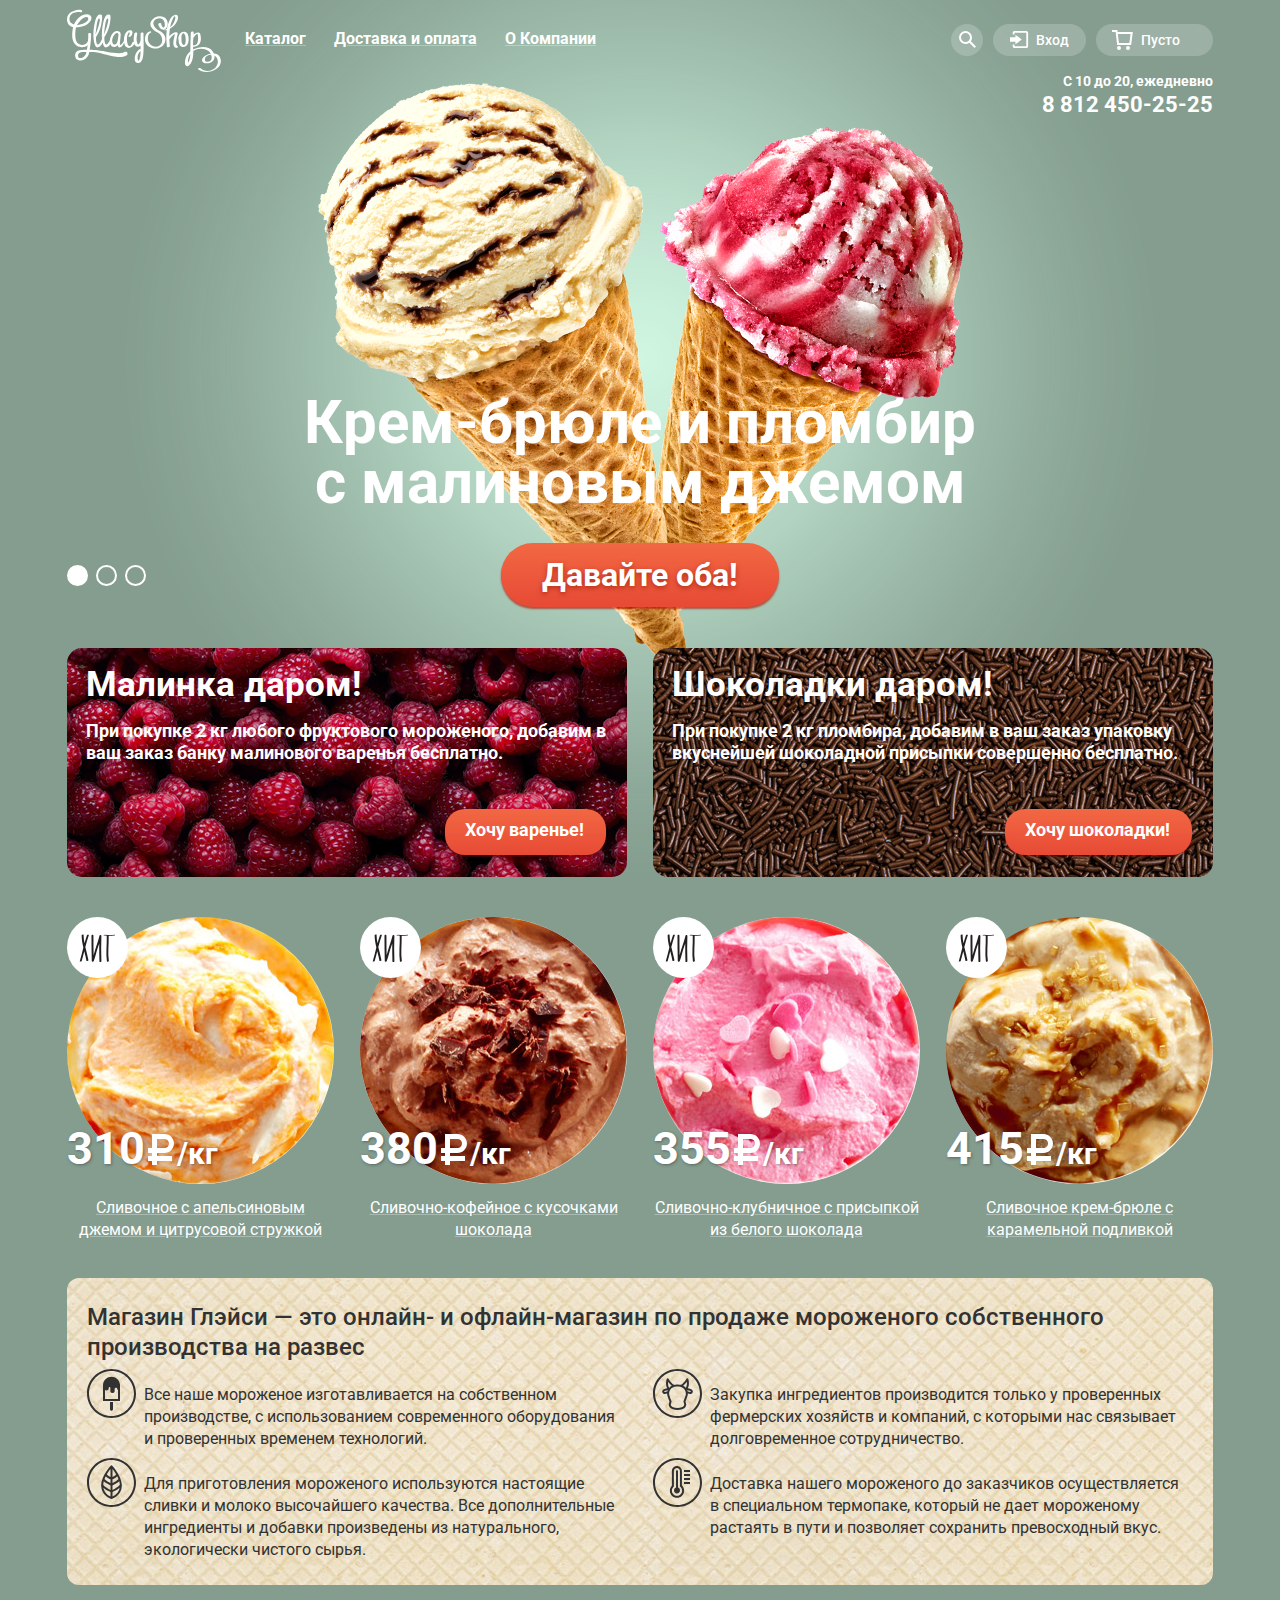
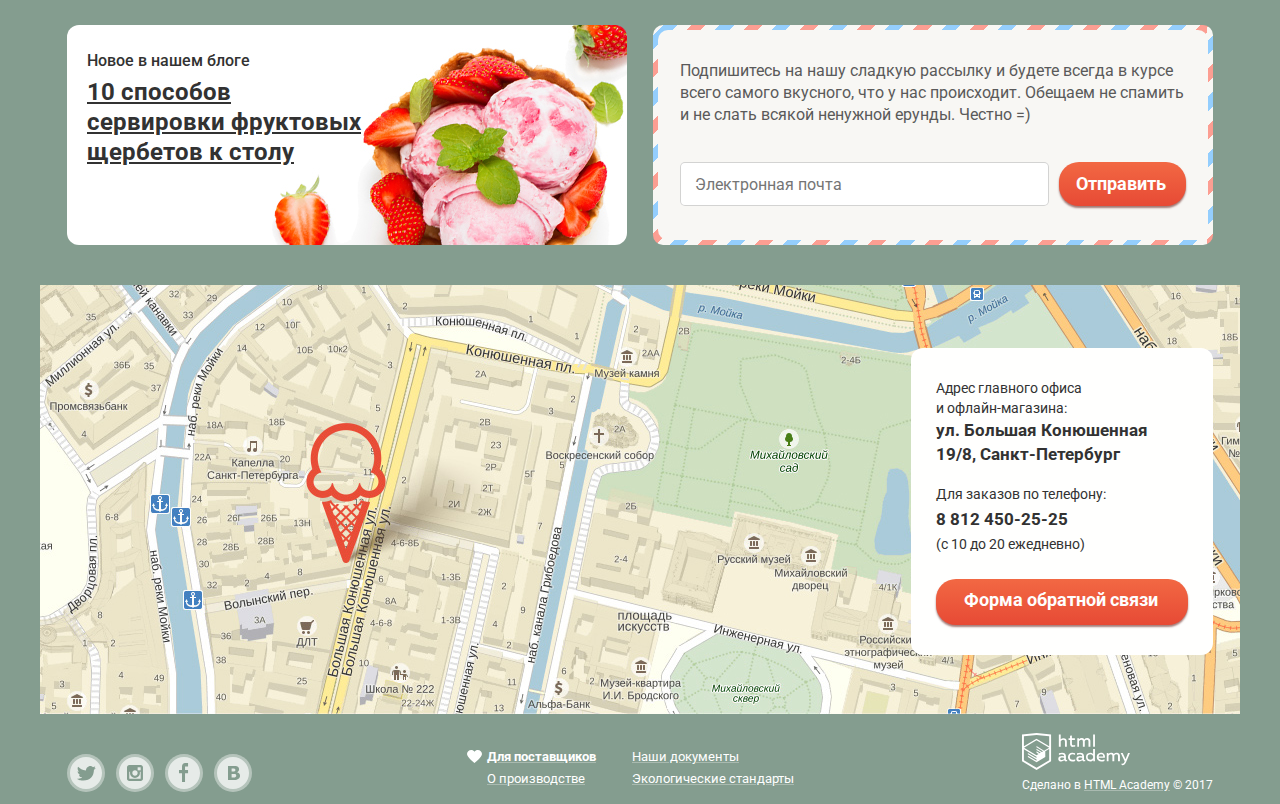
<file: index.html>
<!DOCTYPE html>
<html lang="ru">
    <head>
        <meta charset="utf-8">
        <meta name="format-detection" content="telephone=no">
        <title>HTML Academy: Глейси</title>
        <link href="https://fonts.googleapis.com/css?family=Roboto:400,500,700&amp;subset=cyrillic" rel="stylesheet">
        <link href="css/normalize.min.css" rel="stylesheet">
        <link href="css/style.min.css" rel="stylesheet">
    </head>
    <body>
        <input class="visually-hidden" type="radio" id="product-1" name="toggle" checked>
        <input class="visually-hidden" type="radio" id="product-2" name="toggle">
        <input class="visually-hidden" type="radio" id="product-3" name="toggle">
        <div class="site-wrapper">
            <div class="container">
                <header class="main-header">
                    <a class="main-header-logo">
                        <img src="img/Logo.svg" width="154" height="64" alt="Логотип Gllacy Shop">
                    </a>
                    <nav class="main-nav">
                        <ul class="site-nav">
                            <li class="site-nav-catalog"><a class="main-menu-link catalog-link" href="#">Каталог</a>
                                <ul class="sub-menu">
                                    <li class="sub-menu-new"><a href="#">Новинки</a></li>
                                    <li><a href="catalog.html">Сливочное</a></li>
                                    <li><a href="#">Щербеты</a></li>
                                    <li><a href="#">Фруктовый лед</a></li>
                                    <li><a href="#">Мелорин</a></li>
                                </ul>
                            </li>
                            <li><a class="main-menu-link" href="#">Доставка и оплата</a></li>
                            <li><a class="main-menu-link" href="#">О Компании</a></li>
                        </ul>
                    </nav>
                    <div class="user-nav search">
                        <span class="search-trigger">Поиск
                            <svg xmlns="http://www.w3.org/2000/svg" xmlns:xlink="http://www.w3.org/1999/xlink" width="17" height="17" viewBox="0 0 17 17"><path fill="#fff" d="M16.958 15.527L11.75 10.32A6.455 6.455 0 0 0 13 6.5 6.5 6.5 0 1 0 6.5 13a6.465 6.465 0 0 0 3.839-1.263l5.205 5.204 1.414-1.414zM6.5 11C4.019 11 2 8.981 2 6.5S4.019 2 6.5 2 11 4.019 11 6.5 8.981 11 6.5 11z"/></svg>
                        </span>
                        <form class="form search-form" action="https://echo.htmlacademy.ru" method="post">
                            <label for="search-field" class="visually-hidden">Поиск</label>
                            <input type="search" name="search" id="search-field" placeholder="Что ищем?">
                        </form>
                    </div>
                    <div class="user-nav login">
                        <span class="login-trigger">
                            <svg xmlns="http://www.w3.org/2000/svg" xmlns:xlink="http://www.w3.org/1999/xlink" width="21" height="19" viewBox="0 0 21 19"><g fill="#fff"><path d="M6 14.875L12.917 9.5 6 4.125v2.917H-.042v4.917H6z"/><path d="M18 0H5C3.9 0 3 .9 3 2v2h2V2h13v15H5v-2H3v2c0 1.1.9 2 2 2h13c1.1 0 2-.9 2-2V2c0-1.1-.9-2-2-2z"/></g></svg>
                            Вход
                        </span>
                        <form class="form login-form" action="https://echo.htmlacademy.ru" method="post">
                            <p class="login-field">
                                <label for="login-email" class="visually-hidden">Электронная почта</label>
                                <input type="text" name="user-email" id="login-email" placeholder="Электронная почта">
                            </p>
                            <p class="login-field">
                                <label for="login-password" class="visually-hidden">Пароль</label>
                                <input type="password" name="user-password" id="login-password" placeholder="Пароль">
                            </p>
                            <button class="button button-login" type="submit">Войти</button>
                            <p class="login-links">
                                <a href="#">Забыли пароль?</a><br>
                                <a href="#">Новая регистрация</a>
                            </p>
                        </form>
                    </div>
                    <div class="user-nav cart-empty" aria-label="Корзина">
                        <span class="cart-trigger">Пусто</span>
                    </div>
                    <div class="shop-info">
                        <span>С 10 до 20, ежедневно</span><br>
                        <span class="shop-info-phone">8 812 450-25-25</span>
                    </div>
                </header>

                <main class="main-page">
                    <h1 class="visually-hidden">Магазин мороженого «Глейси»</h1>
                    <section class="slider">
                        <div class="slider-toggles">
                            <label for="product-1">Слайд 1</label>
                            <label for="product-2">Слайд 2</label>
                            <label for="product-3">Слайд 3</label>
                        </div>
                        <ul class="slider-list">
                            <li class="slider-item" id="slide1">
                                <h3 class="slide-title">Крем-брюле и пломбир с малиновым джемом</h3>
                                <a class="button button-slider" href="#">Давайте оба!</a>
                            </li>
                            <li class="slider-item" id="slide2">
                                <h3 class="slide-title">Шоколадный пломбир и лимонный сорбет</h3>
                                <a class="button button-slider" href="#">Давайте оба!</a>
                            </li>
                            <li class="slider-item" id="slide3">
                                <h3 class="slide-title">Пломбир с помадкой и клубничный щербет</h3>
                                <a class="button button-slider" href="#">Давайте оба!</a>
                            </li>
                        </ul>
                    </section>
                    <section class="promo">
                        <h2 class="visually-hidden">Промоакции</h2>
                        <ul class="promo-list">
                            <li class="promo-item promo-berry">
                                <h3 class="promo-title">Малинка даром!</h3>
                                <p>При покупке 2 кг любого фруктового мороженого, добавим в ваш заказ банку малинового варенья бесплатно.</p>
                                <a class="button button-promo" href="#">Хочу варенье!</a>
                            </li>
                            <li class="promo-item promo-choco">
                                <h3 class="promo-title">Шоколадки даром!</h3>
                                <p>При покупке 2 кг пломбира, добавим в ваш заказ упаковку вкуснейшей шоколадной присыпки совершенно бесплатно.</p>
                                <a class="button button-promo" href="#">Хочу шоколадки!</a>
                            </li>
                        </ul>
                    </section>
                    <section class="catalog popular-items">
                        <h2 class="visually-hidden">Популярные товары</h2>
                        <ul class="catalog-items">
                            <li class="catalog-item">
                                <div class="catalog-item-wrapper">
                                    <img class="item-pic" src="img/icecream-1.jpg" width="267" height="267" alt="Мороженко">
                                    <p class="price-per-unit"><span class="item-price">310</span><span class="item-currency"> руб.</span><span class="item-unit">/кг</span></p>
                                    <a class="item-link" href="#">Сливочное с апельсиновым джемом и цитрусовой стружкой</a>
                                    <button class="button quick-view">Быстрый просмотр</button>
                                </div>
                            </li>
                            <li class="catalog-item">
                                <div class="catalog-item-wrapper">
                                    <img class="item-pic" src="img/icecream-2.jpg" width="267" height="267" alt="Мороженко">
                                    <p class="price-per-unit"><span class="item-price">380</span><span class="item-currency"> руб.</span><span class="item-unit">/кг</span></p>
                                    <a class="item-link" href="#">Сливочно-кофейное с кусочками шоколада</a>
                                    <button class="button quick-view">Быстрый просмотр</button>
                                </div>
                            </li>
                            <li class="catalog-item">
                                <div class="catalog-item-wrapper">
                                    <img class="item-pic" src="img/icecream-3.jpg" width="267" height="267" alt="Мороженко">
                                    <p class="price-per-unit"><span class="item-price">355</span><span class="item-currency"> руб.</span><span class="item-unit">/кг</span></p>
                                    <a class="item-link" href="#">Сливочно-клубничное с присыпкой из белого шоколада</a>
                                    <button class="button quick-view">Быстрый просмотр</button>
                                </div>
                            </li>
                            <li class="catalog-item">
                                <div class="catalog-item-wrapper">
                                    <img class="item-pic" src="img/icecream-4.jpg" width="267" height="267" alt="Мороженко">
                                    <p class="price-per-unit"><span class="item-price">415</span><span class="item-currency"> руб.</span><span class="item-unit">/кг</span></p>
                                    <a class="item-link" href="#">Сливочное крем-брюле с карамельной подливкой</a>
                                    <button class="button quick-view">Быстрый просмотр</button>
                                </div>
                            </li>
                        </ul>
                    </section>
                    <section class="features">
                        <h2 class="visually-hidden">Наши преимущества</h2>
                        <b>Магазин Глэйси — это онлайн- и офлайн-магазин по продаже мороженого собственного производства на развес</b>
                        <ul class="features-list">
                            <li class="features-item">Все наше мороженое изготавливается на собственном производстве, с использованием современного оборудования и проверенных временем технологий.</li>
                            <li class="features-item">Закупка ингредиентов  производится только у проверенных фермерских хозяйств и компаний, с которыми нас связывает долговременное сотрудничество.</li>
                            <li class="features-item">Для приготовления мороженого используются настоящие сливки и молоко высочайшего качества. Все дополнительные ингредиенты и добавки произведены из натурального, экологически чистого сырья.</li>
                            <li class="features-item">Доставка нашего мороженого до заказчиков осуществляется в специальном термопаке, который не дает мороженому растаять в пути и позволяет сохранить превосходный вкус.</li>
                        </ul>
                    </section>
                    <div class="blog-subscribe-wrapper">
                        <article class="blog-news">
                            <h2 class="blog-news-title">Новое в нашем блоге</h2>
                            <a class="blog-news-link" href="#">10 способов сервировки фруктовых щербетов к столу</a>
                        </article>
                        <section class="subscribe">
                            <h2 class="visually-hidden">Подписка</h2>
                            <div class="subscribe-container">
                                <p class="subscribe-text">Подпишитесь на нашу сладкую рассылку и будете всегда в курсе всего самого вкусного, что у нас происходит. Обещаем не спамить и не слать всякой ненужной ерунды. Честно =)</p>
                                <form class="form subscribe-form" action="https://echo.htmlacademy.ru" method="post">
                                    <label for="subscribe-field" class="visually-hidden">Электронная почта</label>
                                    <input type="text" name="email" id="subscribe-field" placeholder="Электронная почта">
                                    <button class="button button-subscribe" type="submit">Отправить</button>
                                </form>
                            </div>
                        </section>
                    </div>
                    <section class="map-and-contacts">
                        <h2 class="visually-hidden">Контактная информация</h2>
                        <img class="map-image" src="img/map.jpg" width="1200" height="429" alt="Адрес офлайн-магазина: ул. Большая Конюшенная 19/8, Санкт-Петербург">
                        <div class="contacts">
                            <p>
                                Адрес главного офиса <br>и офлайн-магазина:<br>
                                <span class="contacts-font-big">ул. Большая Конюшенная 19/8, Санкт-Петербург</span>
                            </p>
                            <p>
                                Для заказов по телефону:<br>
                                <span class="contacts-font-big phone-order">8 812 450-25-25</span><br>
                                (с 10 до 20 ежедневно)
                            </p>
                            <a class="button button-feedback" href="feedback.html">Форма обратной связи</a>
                        </div>
                    </section>
                </main>

                <footer class="main-footer">
                    <ul class="footer-social">
                        <li><a class="social-button social-tw" href="#"><span class="visually-hidden">Твиттер</span></a></li>
                        <li><a class="social-button social-ig" href="#"><span class="visually-hidden">Инстаграм</span></a></li>
                        <li><a class="social-button social-fb" href="#"><span class="visually-hidden">Фейсбук</span></a></li>
                        <li><a class="social-button social-vk" href="#"><span class="visually-hidden">Вконтакте</span></a></li>
                    </ul>
                    <ul class="footer-links">
                        <li><a class="footer-link heart" href="#">Для поставщиков</a></li>
                        <li><a class="footer-link" href="#">Наши документы</a></li>
                        <li><a class="footer-link" href="#">О производстве</a></li>
                        <li><a class="footer-link" href="#">Экологические стандарты</a></li>
                    </ul>
                    <div class="footer-copyright">
                        <a class="copyright-link" href="https://htmlacademy.ru/intensive/htmlcss"><img src="img/logo-htmlacademy.svg" width="108" height="39" alt="Логотип html academy"></a><br>
                        <span class="copyright-text">Сделано в <a class="copyright-link" target="_blank" href="https://htmlacademy.ru/intensive/htmlcss" title="«Профессиональный HTML и CSS, уровень 1»">HTML Academy</a> © 2017</span>
                    </div>
                </footer>

                <div class="modal-overlay"></div>
                <section class="modal modal-feedback">
                    <h2 class="visually-hidden">Форма обратной связи</h2>
                    <p class="feedback-motto">Мы обязательно вам ответим!</p>
                    <form class="form feedback-form" action="https://echo.htmlacademy.ru" method="post">
                        <p class="feedback-form-item">
                            <label for="feedback-user-name" class="visually-hidden">Имя пользователя</label>
                            <input type="text" name="user-name" id="feedback-user-name" placeholder="Как вас зовут?">
                        </p>
                        <p class="feedback-form-item">
                            <label for="feedback-user-email" class="visually-hidden">Электронная почта пользователя</label>
                            <input type="text" name="user-email" id="feedback-user-email" placeholder="Ваша почта для ответа?">
                        </p>
                        <p class="feedback-form-item">
                            <label for="feedback-user-message" class="visually-hidden">Сообщение пользователя</label>
                            <textarea name="user-message" rows="5" id="feedback-user-message" placeholder="Напишите что-нибудь..."></textarea>
                        </p>
                        <button class="button button-modal-feedback" type="submit">Отправить</button>
                    </form>
                    <button class="modal-close" type="button">Закрыть</button>
                </section>
            </div>
        </div>
        <script src="js/script.min.js"></script>
    </body>
</html>
</file>
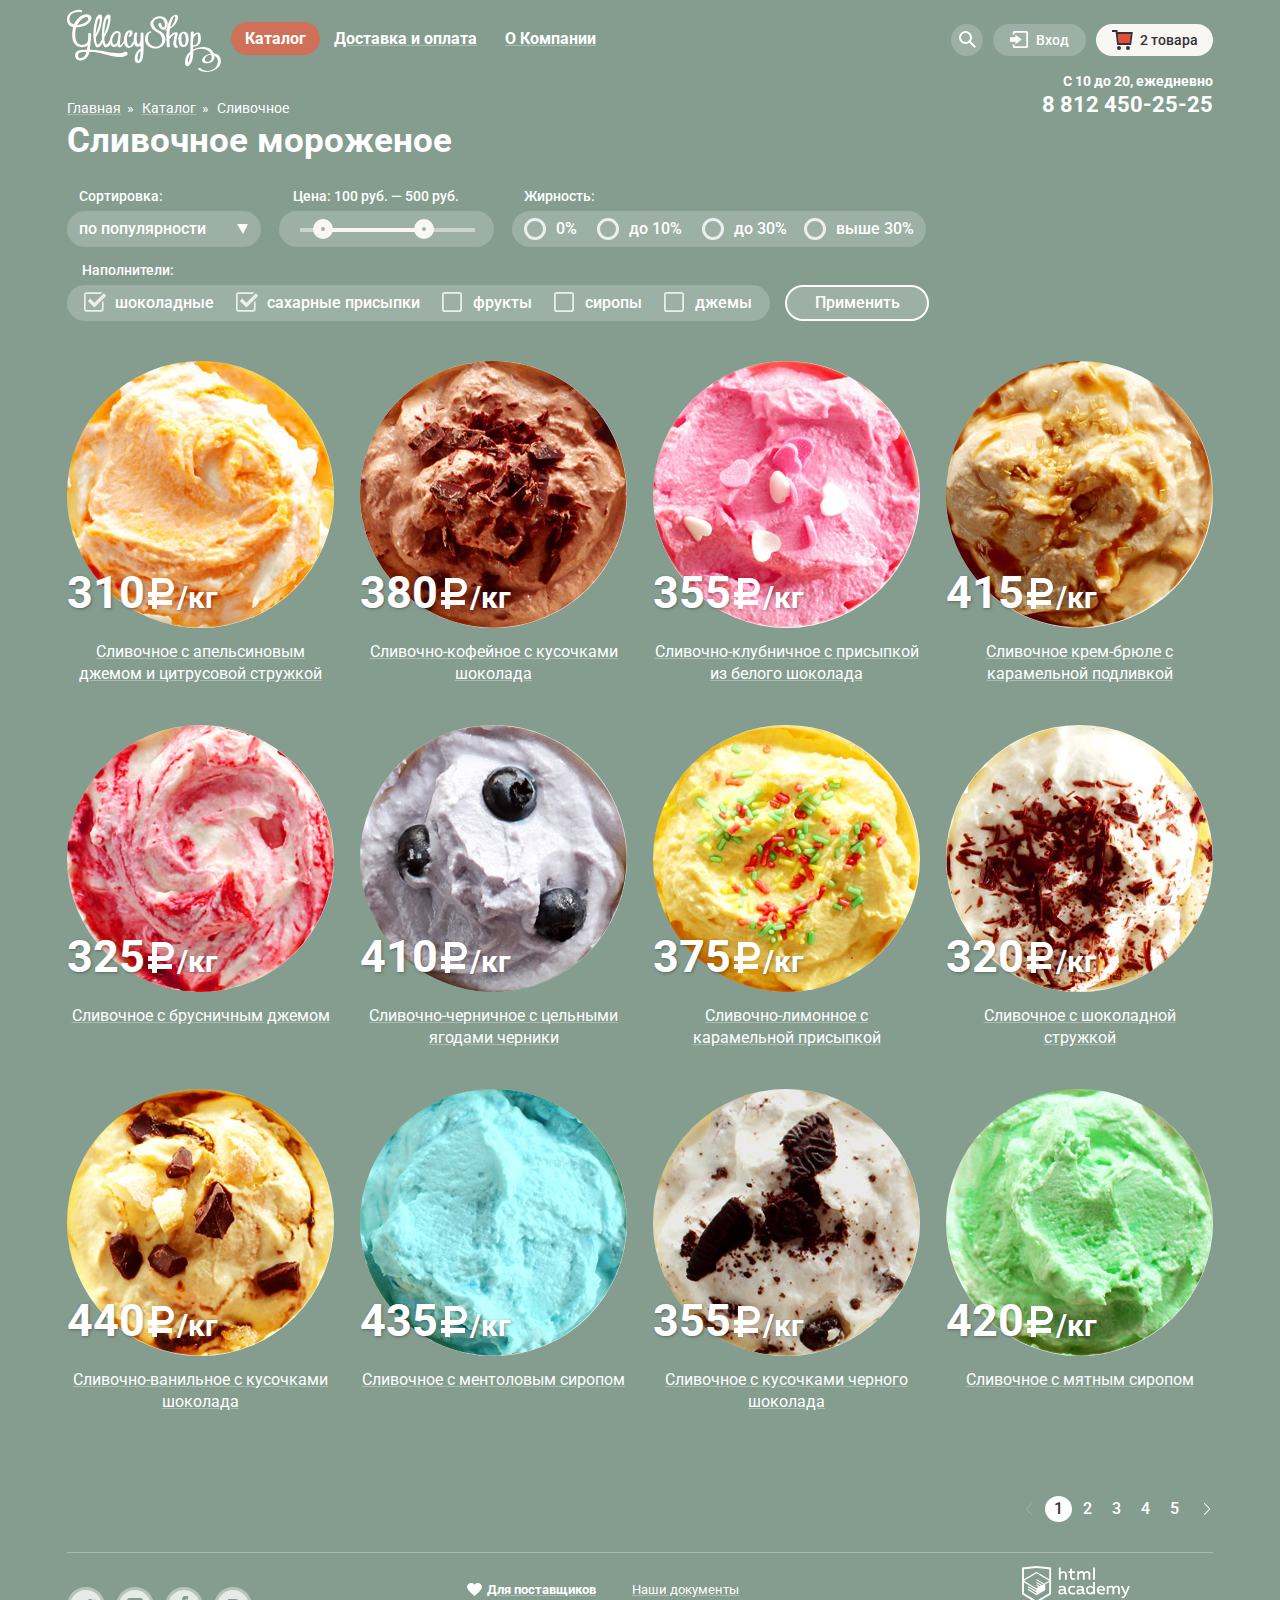
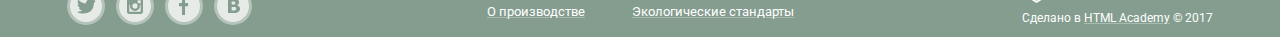
<file: catalog.html>
<!DOCTYPE html>
<html lang="ru">
    <head>
        <meta charset="utf-8">
        <meta name="format-detection" content="telephone=no">
        <title>HTML Academy: Глейси</title>
        <link href="https://fonts.googleapis.com/css?family=Roboto:400,500,700&amp;subset=cyrillic" rel="stylesheet">
        <link href="css/normalize.min.css" rel="stylesheet">
        <link href="css/style.min.css" rel="stylesheet">
    </head>
    <body>
        <div class="container">
            <header class="main-header">
                <a class="main-header-logo" href="index.html">
                    <img src="img/Logo.svg" width="154" height="64" alt="Логотип Gllacy Shop">
                </a>
                <nav class="main-nav">
                    <ul class="site-nav">
                        <li class="site-nav-catalog"><a class="main-menu-link link-current">Каталог</a>
                            <ul class="sub-menu">
                                <li class="sub-menu-new"><a href="#">Новинки</a></li>
                                <li class="sub-menu-current"><a>Сливочное</a></li>
                                <li><a href="#">Щербеты</a></li>
                                <li><a href="#">Фруктовый лед</a></li>
                                <li><a href="#">Мелорин</a></li>
                            </ul>
                        </li>
                        <li><a class="main-menu-link" href="#">Доставка и оплата</a></li>
                        <li><a class="main-menu-link" href="#">О Компании</a></li>
                    </ul>
                </nav>
                <div class="user-nav search">
                    <span class="search-trigger">Поиск
                        <svg xmlns="http://www.w3.org/2000/svg" xmlns:xlink="http://www.w3.org/1999/xlink" width="17" height="17" viewBox="0 0 17 17"><path fill="#fff" d="M16.958 15.527L11.75 10.32A6.455 6.455 0 0 0 13 6.5 6.5 6.5 0 1 0 6.5 13a6.465 6.465 0 0 0 3.839-1.263l5.205 5.204 1.414-1.414zM6.5 11C4.019 11 2 8.981 2 6.5S4.019 2 6.5 2 11 4.019 11 6.5 8.981 11 6.5 11z"/></svg>
                    </span>
                    <form class="form search-form" action="https://echo.htmlacademy.ru" method="post">
                        <label for="search-field" class="visually-hidden">Поиск</label>
                        <input type="search" name="search" id="search-field" placeholder="Что ищем?">
                    </form>
                </div>
                <div class="user-nav login">
                    <span class="login-trigger">
                        <svg xmlns="http://www.w3.org/2000/svg" xmlns:xlink="http://www.w3.org/1999/xlink" width="21" height="19" viewBox="0 0 21 19"><g fill="#fff"><path d="M6 14.875L12.917 9.5 6 4.125v2.917H-.042v4.917H6z"/><path d="M18 0H5C3.9 0 3 .9 3 2v2h2V2h13v15H5v-2H3v2c0 1.1.9 2 2 2h13c1.1 0 2-.9 2-2V2c0-1.1-.9-2-2-2z"/></g></svg>
                        Вход
                    </span>
                    <form class="form login-form" action="https://echo.htmlacademy.ru" method="post">
                        <p class="login-field">
                            <label for="login-email" class="visually-hidden">Электронная почта</label>
                            <input type="text" name="user-email" id="login-email" placeholder="Электронная почта">
                        </p>
                        <p class="login-field">
                            <label for="login-password" class="visually-hidden">Пароль</label>
                            <input type="password" name="user-password" id="login-password" placeholder="Пароль">
                        </p>
                        <button class="button button-login" type="submit">Войти</button>
                        <p class="login-links">
                            <a href="#">Забыли пароль?</a><br>
                            <a href="#">Новая регистрация</a>
                        </p>
                    </form>
                </div>
                <div class="user-nav cart-full" aria-label="Корзина">
                    <span class="cart-trigger">2 товара</span>
                    <div class="cart-wrapper">
                        <div class="cart-table">
                            <div class="cart-row">
                                <button class="cart-item-delete" type="button">Удалить</button>
                                <img class="cart-item-pic" src="img/icecrem-small-1.jpg" alt="1" width="33" height="33">
                                <span class="cart-item-name">Пломбир с апельсиновым джемом</span>
                                <span class="quantity-and-price">1,5 кг х <span class="cart-unit-price">200 руб.</span></span>
                                <span class="cart-item-price">300 руб.</span>
                            </div>
                            <div class="cart-row">
                                <button class="cart-item-delete" type="button">Удалить</button>
                                <img class="cart-item-pic" src="img/icecrem-small-2.jpg" alt="1" width="33" height="33">
                                <span class="cart-item-name">Клубничный пломбир с присыпкой из белого шоколада</span>
                                <span class="quantity-and-price">1,5 кг х <span class="cart-unit-price">300 руб.</span></span>
                                <span class="cart-item-price">450 руб.</span>
                            </div>
                        </div>
                        <p class="total-price">Итого: 750 руб.</p>
                        <a class="button button-cart" href="#">Оформить заказ</a>
                    </div>
                </div>
                <p class="shop-info">
                    <span>С 10 до 20, ежедневно</span><br>
                    <span class="shop-info-phone">8 812 450-25-25</span>
                </p>
            </header>

            <main class="main-catalog">
                <div class="breadcrumbs">
                    <span><a href="index.html">Главная</a></span>
                    <span><a href="#">Каталог</a></span>
                    <span class="breadcrumbs-current">Сливочное</span>
                </div>
                <h1 class="catalog-title">Сливочное мороженое</h1>
                <form class="filter" action="https://echo.htmlacademy.ru" method="post">
                    <fieldset class="filter-item filter-sort">
                        <legend>Сортировка:</legend>
                        <label class="visually-hidden" for="sorting-field">Сортировка</label>
                        <select name="sort" id="sorting-field">
                            <option value="popular">по популярности</option>
                            <option value="cheap-first">сначала недорогие</option>
                            <option value="expensive-first">сначала дорогие</option>
                            <option value="fat-content">по жирности</option>
                        </select>
                    </fieldset>
                    <fieldset class="filter-item filter-price">
                        <legend>Цена: <span class="min-price">100 руб.</span> — <span class="max-price">500 руб.</span></legend>
                        <div class="range-filter">
                            <div class="range-controls">
                                <div class="scale">
                                    <div class="bar"></div>
                                </div>
                                <div class="range-toggle range-toggle-min"></div>
                                <div class="range-toggle range-toggle-max"></div>
                            </div>
                        </div>
                        <input type="hidden" name="min-price" value="100">
                        <input type="hidden" name="max-price" value="500">
                    </fieldset>
                    <fieldset class=" filter-item filter-fat">
                        <legend>Жирность:</legend>
                        <input class="filter-option visually-hidden" type="radio" name="fat-content" id="zero" value="0">
                        <label for="zero">0%</label>
                        <input class="filter-option visually-hidden" type="radio" name="fat-content" id="less-than-10" value="1">
                        <label for="less-than-10">до 10%</label>
                        <input class="filter-option visually-hidden" type="radio" name="fat-content" id="less-than-30" value="2">
                        <label for="less-than-30">до 30%</label>
                        <input class="filter-option visually-hidden" type="radio" name="fat-content" id="more-than-30" value="3">
                        <label for="more-than-30">выше 30%</label>
                    </fieldset>
                    <fieldset class="filter-item filter-topping">
                        <legend>Наполнители:</legend>
                        <input class="filter-option visually-hidden" type="checkbox" name="choco" id="filter-choco" checked>
                        <label for="filter-choco">шоколадные</label>
                        <input class="filter-option visually-hidden" type="checkbox" name="sugar" id="filter-sugar" checked>
                        <label for="filter-sugar">сахарные присыпки</label>
                        <input class="filter-option visually-hidden" type="checkbox" name="fruit" id="filter-fruit">
                        <label for="filter-fruit">фрукты</label>
                        <input class="filter-option visually-hidden" type="checkbox" name="syrup" id="filter-syrup">
                        <label for="filter-syrup">сиропы</label>
                        <input class="filter-option visually-hidden" type="checkbox" name="jem" id="filter-jem">
                        <label for="filter-jem">джемы</label>
                    </fieldset>
                    <button class="filter-button" type="submit">Применить</button>
                </form>
                <section class="catalog">
                    <ul class="catalog-items">
                        <li class="catalog-item">
                            <div class="catalog-item-wrapper">
                                <img class="item-pic" src="img/icecream-1.jpg" width="267" height="267" alt="Мороженко">
                                <p class="price-per-unit"><span class="item-price">310</span><span class="item-currency"> руб.</span><span class="item-unit">/кг</span></p>
                                <a class="item-link" href="#">Сливочное с апельсиновым джемом и цитрусовой стружкой</a>
                                <button class="button quick-view">Быстрый просмотр</button>
                            </div>
                        </li>
                        <li class="catalog-item">
                            <div class="catalog-item-wrapper">
                                <img class="item-pic" src="img/icecream-2.jpg" width="267" height="267" alt="Мороженко">
                                <p class="price-per-unit"><span class="item-price">380</span><span class="item-currency"> руб.</span><span class="item-unit">/кг</span></p>
                                <a class="item-link" href="#">Сливочно-кофейное с кусочками шоколада</a>
                                <button class="button quick-view">Быстрый просмотр</button>
                            </div>
                        </li>
                        <li class="catalog-item">
                            <div class="catalog-item-wrapper">
                                <img class="item-pic" src="img/icecream-3.jpg" width="267" height="267" alt="Мороженко">
                                <p class="price-per-unit"><span class="item-price">355</span><span class="item-currency"> руб.</span><span class="item-unit">/кг</span></p>
                                <a class="item-link" href="#">Сливочно-клубничное с присыпкой из белого шоколада</a>
                                <button class="button quick-view">Быстрый просмотр</button>
                            </div>
                        </li>
                        <li class="catalog-item">
                            <div class="catalog-item-wrapper">
                                <img class="item-pic" src="img/icecream-4.jpg" width="267" height="267" alt="Мороженко">
                                <p class="price-per-unit"><span class="price">415</span><span class="item-currency"> руб.</span><span class="item-unit">/кг</span></p>
                                <a class="item-link" href="#">Сливочное крем-брюле с карамельной подливкой</a>
                                <button class="button quick-view">Быстрый просмотр</button>
                            </div>
                        </li>
                        <li class="catalog-item">
                            <div class="catalog-item-wrapper">
                                <img class="catalog-item-pic" src="img/icecream-5.jpg" width="267" height="267" alt="Мороженко">
                                <p class="price-per-unit"><span class="item-price">325</span><span class="item-currency"> руб.</span><span class="item-unit">/кг</span></p>
                                <a class="item-link" href="#">Сливочное с брусничным джемом</a>
                                <button class="button quick-view">Быстрый просмотр</button>
                            </div>
                        </li>
                        <li class="catalog-item">
                            <div class="catalog-item-wrapper">
                                <img class="item-pic" src="img/icecream-6.jpg" width="267" height="267" alt="Мороженко">
                                <p class="price-per-unit"><span class="item-price">410</span><span class="item-currency"> руб.</span><span class="item-unit">/кг</span></p>
                                <a class="item-link" href="#">Сливочно-черничное с цельными ягодами черники</a>
                                <button class="button quick-view">Быстрый просмотр</button>
                            </div>
                        </li>
                        <li class="catalog-item">
                            <div class="catalog-item-wrapper">
                                <img class="item-pic" src="img/icecream-7.jpg" width="267" height="267" alt="Мороженко">
                                <p class="price-per-unit"><span class="item-price">375</span><span class="item-currency"> руб.</span><span class="item-unit">/кг</span></p>
                                <a class="item-link" href="#">Сливочно-лимонное с карамельной присыпкой</a>
                                <button class="button quick-view">Быстрый просмотр</button>
                            </div>
                        </li>
                        <li class="catalog-item">
                            <div class="catalog-item-wrapper">
                                <img class="item-pic" src="img/icecream-8.jpg" width="267" height="267" alt="Мороженко">
                                <p class="price-per-unit"><span class="item-price">320</span><span class="item-currency"> руб.</span><span class="item-unit">/кг</span></p>
                                <a class="item-link" href="#">Сливочное с шоколадной стружкой</a>
                                <button class="button quick-view">Быстрый просмотр</button>
                            </div>
                        </li>
                        <li class="catalog-item">
                            <div class="catalog-item-wrapper">
                                <img class="item-pic" src="img/icecream-9.jpg" width="267" height="267" alt="Мороженко">
                                <p class="price-per-unit"><span class="item-price">440</span><span class="item-currency"> руб.</span><span class="item-unit">/кг</span></p>
                                <a class="item-link" href="#">Сливочно-ванильное с кусочками шоколада</a>
                               <button class="button quick-view">Быстрый просмотр</button>
                            </div>
                        </li>
                        <li class="catalog-item">
                            <div class="catalog-item-wrapper">
                                <img class="item-pic" src="img/icecream-10.jpg" width="267" height="267" alt="Мороженко">
                                <p class="price-per-unit"><span class="item-price">435</span><span class="item-currency"> руб.</span><span class="item-unit">/кг</span></p>
                                <a class="item-link" href="#">Сливочноe с ментоловым сиропом</a>
                                <button class="button quick-view">Быстрый просмотр</button>
                            </div>
                        </li>
                        <li class="catalog-item">
                            <div class="catalog-item-wrapper">
                                <img class="item-pic" src="img/icecream-11.jpg" width="267" height="267" alt="Мороженко">
                                <p class="price-per-unit"><span class="item-price">355</span><span class="item-currency"> руб.</span><span class="item-unit">/кг</span></p>
                                <a class="item-link" href="#">Сливочное с кусочками черного шоколада</a>
                                <button class="button quick-view">Быстрый просмотр</button>
                            </div>
                        </li>
                        <li class="catalog-item">
                            <div class="catalog-item-wrapper">
                                <img class="item-pic" src="img/icecream-12.jpg" width="267" height="267" alt="Мороженко">
                                <p class="price-per-unit"><span class="item-price">420</span><span class="item-currency"> руб.</span><span class="item-unit">/кг</span></p>
                                <a class="item-link" href="#">Сливочное с мятным сиропом</a>
                                <button class="button quick-view">Быстрый просмотр</button>
                            </div>
                        </li>
                    </ul>
                    <div class="paginator">
                        <a class="paginator-prev">Назад</a>
                        <a class="paginator-current">1</a>
                        <a href="#2">2</a>
                        <a href="#3">3</a>
                        <a href="#4">4</a>
                        <a href="#5">5</a>
                        <a class="paginator-next" href="#next">Вперед</a>
                    </div>
                </section>
            </main>

            <footer class="main-footer footer-inner-page">
                <ul class="footer-social">
                    <li><a class="social-button social-tw" href="#"><span class="visually-hidden">Твиттер</span></a></li>
                    <li><a class="social-button social-ig" href="#"><span class="visually-hidden">Инстаграм</span></a></li>
                    <li><a class="social-button social-fb" href="#"><span class="visually-hidden">Фейсбук</span></a></li>
                    <li><a class="social-button social-vk" href="#"><span class="visually-hidden">Вконтакте</span></a></li>
                </ul>
                <ul class="footer-links">
                    <li><a class="footer-link heart" href="#">Для поставщиков</a></li>
                    <li><a class="footer-link" href="#">Наши документы</a></li>
                    <li><a class="footer-link" href="#">О производстве</a></li>
                    <li><a class="footer-link" href="#">Экологические стандарты</a></li>
                </ul>
                <div class="footer-copyright">
                    <a class="copyright-link" target="_blank" href="https://htmlacademy.ru/intensive/htmlcss"><img src="img/logo-htmlacademy.svg" width="108" height="39" alt="Логотип html academy"></a><br>
                    <span class="copyright-text">Сделано в <a class="copyright-link" href="https://htmlacademy.ru/intensive/htmlcss" title="«Профессиональный HTML и CSS, уровень 1»">HTML Academy</a> © 2017</span>
                </div>
            </footer>
        </div>
    </body>
</html>
</file>
<file: css/style.min.css>
body{margin:0;padding:0;font-family:"Roboto",Arial,sans-serif;font-size:16px;line-height:22px;font-weight:400;color:#fff;background-color:#849d8f}.visually-hidden:not(:focus):not(:active),input[type="checkbox"].visually-hidden,input[type="radio"].visually-hidden,label.visually-hidden{position:absolute;width:1px;height:1px;margin:-1px;border:0;padding:0;white-space:nowrap;-webkit-clip-path:inset(100%);clip-path:inset(100%);clip:rect(0 0 0 0);overflow:hidden}a{color:#fff;-webkit-text-decoration-color:rgba(255,255,255,0.3);text-decoration-color:rgba(255,255,255,0.3)}.container{margin:0 auto;width:1146px;padding:0 27px}.site-wrapper{min-width:1200px;background-color:#849d8f;background-image:url(../img/slider-1.png);background-repeat:no-repeat;background-position:top center;-webkit-transition:background-image .5s ease,background-color .5s ease;-o-transition:background-image .5s ease,background-color .5s ease;transition:background-image .5s ease,background-color .5s ease}.site-wrapper::before,.site-wrapper::after{content:"";visibility:hidden}.site-wrapper::before{background-image:url(../img/slider-2.png)}.site-wrapper::after{background-image:url(../img/slider-3.png)}.main-header{display:-webkit-box;display:-ms-flexbox;display:flex;-webkit-box-align:center;-ms-flex-align:center;align-items:center;position:relative;padding-top:9px;margin-bottom:25px}.main-header-logo{width:154px;height:64px}.main-nav{position:relative;line-height:18px;font-weight:700}.site-nav{display:-webkit-box;display:-ms-flexbox;display:flex;-ms-flex-wrap:wrap;flex-wrap:wrap;padding:0;margin:0;margin-left:10px;margin-bottom:5px;list-style:none}.main-menu-link{padding:7px 14px}.main-menu-link:hover,.main-menu-link:focus{color:#333;background-color:#f7f6f3;border-radius:20px;text-decoration:none}.main-menu-link:active{background-color:#f8f7f4;-webkit-box-shadow:inset 0 2px 1px #696969;box-shadow:inset 0 2px 1px #696969}.link-current,.link-current:focus,.link-current:hover{text-decoration:none;background-color:#d07058;color:#fff;border-radius:20px;-webkit-box-shadow:none;box-shadow:none}.site-nav-catalog{position:relative}.site-nav-catalog:hover::before{content:"";position:absolute;width:100%;height:15px;top:100%;left:0}.sub-menu{display:none;-webkit-box-orient:vertical;-webkit-box-direction:normal;-ms-flex-direction:column;flex-direction:column;-webkit-box-sizing:border-box;box-sizing:border-box;width:145px;position:absolute;left:2px;top:30px;margin:0;padding:5px 0;list-style:none;font-weight:400;background-color:#f8f7f4;border-radius:5px;-webkit-box-shadow:0 20px 20px rgba(0,0,0,0.4);box-shadow:0 20px 20px rgba(0,0,0,0.4);z-index:5}.site-nav-catalog:hover .sub-menu{display:-webkit-box;display:-ms-flexbox;display:flex}.sub-menu a{display:block;padding:8px 15px;text-decoration:none;font-size:14px;line-height:16px;color:#323232}.sub-menu-new a{font-weight:700;border-bottom:1px solid #d1d0ce}.sub-menu li{padding:0 5px}.sub-menu li:not(.sub-menu-current):hover,.sub-menu li:not(.sub-menu-current):focus{background-color:#fbded7}.sub-menu li:not(.sub-menu-current):active{background-color:#f6b5a5}.sub-menu-current{background-color:#d07058}.sub-menu-current a{color:#fff}.user-nav{margin-right:10px;margin-bottom:3px}.search{position:relative;margin-left:auto}.search-trigger{display:-webkit-box;display:-ms-flexbox;display:flex;-webkit-box-pack:center;-ms-flex-pack:center;justify-content:center;-webkit-box-align:center;-ms-flex-align:center;align-items:center;width:32px;height:32px;font-size:0;background-color:rgba(255,255,255,0.2);border-radius:50%}.login{position:relative}.login-trigger{display:-webkit-box;display:-ms-flexbox;display:flex;-webkit-box-align:center;-ms-flex-align:center;align-items:center;padding:0 17px;width:93px;height:32px;-webkit-box-sizing:border-box;box-sizing:border-box;font-size:14px;line-height:16px;font-weight:500;background-color:rgba(255,255,255,0.2);border-radius:20px}.login-trigger svg{margin-right:7px}.search:hover .search-trigger,.search:focus .search-trigger,.login:hover .login-trigger,.login:focus .login-trigger{color:#323232;background-color:#f8f7f4}.search:hover path,.search:focus path,.login:hover path,.login:focus path{fill:#000}.form{background-color:#f8f7f4}.form input,.form textarea{height:44px;padding:0 15px;-webkit-box-shadow:inset 0 0 0 1px #d3d3d2;box-shadow:inset 0 0 0 1px #d3d3d2;border:none;border-radius:5px}.form input:hover,.form textarea:hover{outline-style:none;-webkit-box-shadow:inset 0 0 0 2px rgba(154,154,154,0.52);box-shadow:inset 0 0 0 2px rgba(154,154,154,0.52)}.form input:active,.form textarea:active,.form input:focus,.form textarea:focus{outline-style:none;-webkit-box-shadow:inset 0 0 0 2px rgba(46,136,228,0.52);box-shadow:inset 0 0 0 2px rgba(46,136,228,0.52)}.search-form{display:none;position:absolute;right:0;top:36px;-webkit-box-sizing:border-box;box-sizing:border-box;width:342px;height:85px;padding:20px 15px;border-radius:5px;-webkit-box-shadow:0 20px 20px rgba(0,0,0,0.4);box-shadow:0 20px 20px rgba(0,0,0,0.4);z-index:5}.login-form{display:none;position:absolute;right:0;top:36px;-webkit-box-sizing:border-box;box-sizing:border-box;width:280px;height:215px;padding:20px 15px;border-radius:5px;-webkit-box-shadow:0 20px 20px rgba(0,0,0,0.4);box-shadow:0 20px 20px rgba(0,0,0,0.4);z-index:5}.login-form p{margin:0;padding:0}.search:hover .search-trigger::after,.login:hover .login-trigger::after{content:"";position:absolute;width:100%;height:15px;top:100%;left:0}.search:hover .search-form,.login:hover .login-form{display:block}.search-form input,.login-form input{width:100%;-webkit-box-sizing:border-box;box-sizing:border-box;font-size:14px;line-height:24px}.login-form input{margin-bottom:20px}.login-links{position:absolute;left:141px;bottom:20px}.login-form a{font-size:13px;line-height:24px;color:#323232;-webkit-text-decoration-color:rgba(50,50,50,0.3);text-decoration-color:rgba(50,50,50,0.3)}.login-form a:hover,.login-form a:focus,.login-form a:active{color:#e84d37;-webkit-text-decoration-color:rgba(232,77,55,0.3);text-decoration-color:rgba(232,77,55,0.3)}.subscribe-form{display:-webkit-box;display:-ms-flexbox;display:flex;-webkit-box-pack:justify;-ms-flex-pack:justify;justify-content:space-between}.subscribe-form input{margin-right:10px;-webkit-box-sizing:border-box;box-sizing:border-box;width:100%}.feedback-form input,.feedback-form textarea{line-height:24px}.cart-empty{position:relative;display:-webkit-box;display:-ms-flexbox;display:flex;-webkit-box-align:center;-ms-flex-align:center;align-items:center;margin-right:0;padding-left:45px;-webkit-box-sizing:border-box;box-sizing:border-box;width:117px;height:32px;font-size:14px;line-height:16px;font-weight:500;background-color:rgba(255,255,255,0.2);border-radius:20px}.cart-empty::before{content:"";left:16px;top:6px;position:absolute;width:21px;height:20px;background-image:url(../img/cart-icon.svg);background-repeat:no-repeat;background-position:0 0}.cart-full{position:relative;display:-webkit-box;display:-ms-flexbox;display:flex;-webkit-box-align:center;-ms-flex-align:center;align-items:center;margin-right:0;padding-left:44px;-webkit-box-sizing:border-box;box-sizing:border-box;width:117px;height:32px;color:#323232;font-size:14px;line-height:16px;font-weight:500;background-color:#f8f7f4;border-radius:20px}.cart-full::before{content:"";left:16px;top:6px;position:absolute;width:21px;height:20px;background-image:url(../img/cart-full.svg);background-repeat:no-repeat;background-position:0 0}.cart-wrapper{display:none;-webkit-box-orient:vertical;-webkit-box-direction:normal;-ms-flex-direction:column;flex-direction:column;-webkit-box-align:end;-ms-flex-align:end;align-items:flex-end;position:absolute;top:36px;right:0;padding:20px 14px;-webkit-box-sizing:border-box;box-sizing:border-box;width:540px;background-color:#fff;color:#323232;border-radius:3px;-webkit-box-shadow:0 20px 20px rgba(0,0,0,0.4);box-shadow:0 20px 20px rgba(0,0,0,0.4);z-index:10}.cart-full:hover .cart-trigger::after{content:"";position:absolute;width:100%;height:15px;top:100%;left:0}.cart-full:hover .cart-wrapper{display:-webkit-box;display:-ms-flexbox;display:flex}.cart-table{display:-webkit-box;display:-ms-flexbox;display:flex;width:100%;-webkit-box-orient:vertical;-webkit-box-direction:normal;-ms-flex-direction:column;flex-direction:column;border-bottom:1px solid #cacac7}.total-price{font-size:16px;line-height:18px;font-weight:700}.cart-row{padding-bottom:20px;font-size:13px;line-height:16px}.cart-item-delete{display:inline-block;margin-right:10px;width:15px;height:15px;vertical-align:middle;font-size:0;background-color:transparent;background-image:url(../img/cross-small.svg);background-repeat:no-repeat;background-position:center top;border:none}.cart-item-pic{display:inline-block;vertical-align:middle;margin-right:10px}.cart-item-name{display:inline-block;margin-right:23px;width:220px;vertical-align:middle}.quantity-and-price{margin-right:23px}.cart-unit-price{color:#999}.shop-info{position:absolute;top:73px;right:0;margin:0;font-size:14px;line-height:16px;font-weight:700;text-align:right;z-index:2}.shop-info-phone{display:inline-block;vertical-align:middle;margin-top:4px;font-size:22px;line-height:24px}.slider{position:relative;margin-bottom:41px;padding-top:295px;text-align:center;color:#fff}.slider-list{list-style:none;padding:0;margin:0}.slider-item{display:none}.slide-title{width:685px;margin:0 auto;margin-bottom:30px;font-size:60px;line-height:60px;font-weight:700;text-align:center}.slider-toggles{position:absolute;bottom:21px;left:0;z-index:10;font-size:0}.slider-toggles label{display:inline-block;-webkit-box-sizing:border-box;box-sizing:border-box;width:21px;height:21px;margin-right:8px;vertical-align:middle;background-color:transparent;border:2px solid #fff;border-radius:50%;cursor:pointer}#product-1:checked ~ .site-wrapper{background-color:#849d8f;background-image:url(../img/slider-1.png)}#product-2:checked ~ .site-wrapper{background-color:#8996a6;background-image:url(../img/slider-2.png)}#product-3:checked ~ .site-wrapper{background-color:#9d8b84;background-image:url(../img/slider-3.png)}#product-1:checked ~ .site-wrapper #slide1,#product-2:checked ~ .site-wrapper #slide2,#product-3:checked ~ .site-wrapper #slide3{display:block}#product-1:hover ~ .site-wrapper label[for="product-1"],#product-2:hover ~ .site-wrapper label[for="product-2"],#product-3:hover ~ .site-wrapper label[for="product-3"]{background-color:rgba(248,247,244,0.4)}#product-1:checked ~ .site-wrapper label[for="product-1"],#product-2:checked ~ .site-wrapper label[for="product-2"],#product-3:checked ~ .site-wrapper label[for="product-3"]{background-color:#fff}.breadcrumbs{display:inline-block;vertical-align:middle;margin-bottom:3px;font-size:14px;line-height:16px}.breadcrumbs span{position:relative;padding-right:18px}.breadcrumbs span::after{content:"»";position:absolute;right:5px}.breadcrumbs-current::after{display:none}.breadcrumbs a:hover,.breadcrumbs a:focus,.breadcrumbs a:active{color:#febca0;-webkit-text-decoration-color:rgba(255,188,158,0.3);text-decoration-color:rgba(255,188,158,0.3)}.catalog-title{margin:0;margin-bottom:50px;font-size:35px;line-height:41px;font-weight:700}.filter{display:-webkit-box;display:-ms-flexbox;display:flex;-ms-flex-wrap:wrap;flex-wrap:wrap}.filter-item{display:inline-block;vertical-align:middle;position:relative;-webkit-box-sizing:border-box;box-sizing:border-box;height:36px;margin:0;margin-right:18px;padding:7px 12px;line-height:18px;font-weight:500;color:#fff;background-color:rgba(255,255,255,0.2);border-radius:30px;border:none}.filter-item legend{position:absolute;top:-23px;font-size:14px;line-height:16px;font-weight:500}.filter-sort{position:relative;min-width:194px;background-color:rgba(255,255,255,0.2);border-radius:30px}.filter-sort select{width:100%;height:100%;font-weight:500;border:none;-webkit-box-shadow:none;box-shadow:none;background-color:transparent;color:#fff;-webkit-appearance:none;-moz-appearance:none}.filter-sort select::-ms-expand{display:none}.filter-sort::after{content:"";position:absolute;top:13px;right:13px;border-top:10px solid #fff;border-left:6px solid transparent;border-right:5px solid transparent;border-bottom:0;z-index:1}.filter-sort:hover select,.filter-sort:focus select{color:#323232;border:none}.filter-sort:hover::after,.filter-sort:focus::after{border-top-color:#333}.filter-sort:active{background-color:#fff;border:none;z-index:1}.filter-price{width:215px;padding-left:14px}.range-controls{position:relative}.range-controls .scale{margin:10px 7px;height:4px;background-color:rgba(248,247,244,0.5)}.range-controls .bar{margin-left:16px;width:107px;height:4px;background:#f8f7f4}.range-toggle{position:absolute;top:-9px;width:4px;height:4px;background:#ababab;border:8px solid #f8f7f4;border-radius:50%;cursor:pointer}.range-toggle:hover,.range-toggle:focus{top:-10px;border:9px solid #f8f7f4}.range-toggle-min{left:20px}.range-toggle-min:hover{left:19px}.range-toggle-max{left:121px}.range-toggle-max:hover{left:120px}.filter-fat label{display:inline-block;position:relative;vertical-align:middle;line-height:22px;margin-right:16px;padding-left:32px}.filter-fat label:last-child{margin-right:0;margin-left:-3px}.filter-fat input + label::before{content:"";position:absolute;left:0;top:0;-webkit-box-sizing:border-box;box-sizing:border-box;padding:4px;width:22px;height:22px;border:3px solid #fff;background-clip:content-box;border-radius:50%;opacity:.8}.filter-fat input:disabled + label::before{content:"";position:absolute;left:0;-webkit-box-sizing:border-box;box-sizing:border-box;padding:4px;width:22px;height:22px;border:3px solid #fff;background-clip:content-box;border-radius:50%;opacity:.4}.filter-fat input:checked + label::before{background-color:#fff}.filter-topping{margin-top:38px;margin-right:15px;padding-left:15px;padding-right:18px}.filter-topping label{position:relative;margin-right:16px;padding-left:33px;vertical-align:middle;line-height:22px}.filter-topping label:last-child{margin-right:0}.filter-topping input:enabled + label::before{content:"";position:absolute;left:0;-webkit-box-sizing:border-box;box-sizing:border-box;width:24px;height:20px;background-image:url(../img/checkbox-off.svg);background-repeat:no-repeat;background-size:contain;background-position:center;opacity:.8}.filter-topping input:disabled + label::before{content:"";position:absolute;left:0;-webkit-box-sizing:border-box;box-sizing:border-box;width:24px;height:20px;background-image:url(../img/checkbox-off.svg);background-size:contain;background-repeat:no-repeat;background-position:center;opacity:.4}.filter-topping input:checked + label::before{background-image:url(../img/checkbox-on.svg);background-position:2px}.filter-fat input:hover + label::before,.filter-topping input:hover + label::before,.filter-fat input:focus + label::before,.filter-topping input:focus + label::before{opacity:1;cursor:pointer;outline:inherit}.filter-button{display:inline-block;margin-top:38px;-webkit-box-sizing:border-box;box-sizing:border-box;width:144px;height:36px;line-height:18px;vertical-align:middle;font-weight:500;color:#fff;background-color:rgba(255,255,255,0.2);border-radius:30px;border:2px solid #fff;outline:none}.filter-button:hover,.filter-button:focus{color:#323232;background-color:#fff;border:none}.filter-button:active{-webkit-box-sizing:border-box;box-sizing:border-box;height:36px;background-color:#ededed;-webkit-box-shadow:inset 0 2px 1px #696969;box-shadow:inset 0 2px 1px #696969;border:none;outline:none}.button{display:inline-block;padding:9px 22px 13px 20px;text-decoration:none;border:none;font:inherit;font-size:18px;line-height:24px;text-align:center;vertical-align:top;color:#fefefe;border-radius:20px;font-weight:700;background-color:#f26843;background-image:-webkit-gradient(linear,left bottom,left top,from(#e74a35),to(#f26843));background-image:-webkit-linear-gradient(bottom,#e74a35 0%,#f26843 100%);background-image:-o-linear-gradient(bottom,#e74a35 0%,#f26843 100%);background-image:linear-gradient(to top,#e74a35 0%,#f26843 100%);-webkit-box-shadow:0 2px 2px rgba(85,8,0,0.52);box-shadow:0 2px 2px rgba(85,8,0,0.52);cursor:pointer}.button:hover,.button:focus{color:#fefefe;background:-webkit-gradient(linear,left top,left bottom,from(#f58669),to(#ec6f5e));background:-webkit-linear-gradient(top,#f58669 0%,#ec6f5e 100%);background:-o-linear-gradient(top,#f58669 0%,#ec6f5e 100%);background:linear-gradient(to bottom,#f58669 0%,#ec6f5e 100%);-webkit-box-shadow:0 1px 2px #ac1000;box-shadow:0 1px 2px #ac1000}.button:active{color:#fceeec;background-image:-webkit-gradient(linear,left bottom,left top,from(#f26843),to(#e74a35));background-image:-webkit-linear-gradient(bottom,#f26843 0%,#e74a35 100%);background-image:-o-linear-gradient(bottom,#f26843 0%,#e74a35 100%);background-image:linear-gradient(to top,#f26843 0%,#e74a35 100%);-webkit-box-shadow:inset 0 2px 2px #942718;box-shadow:inset 0 2px 2px #942718}.button-login{padding-top:10px;padding-bottom:11px;height:44px;-webkit-box-sizing:border-box;box-sizing:border-box}.button-slider{padding:10px 41px;color:#fff;text-shadow:0 2px 5px rgba(160,32,11,0.76);text-align:center;font-size:32px;line-height:44px;-webkit-box-shadow:0 2px 2px rgba(172,16,0,0.64);box-shadow:0 2px 2px rgba(172,16,0,0.64);border-radius:50px}.button-slider:hover,.button-slider:focus{-webkit-box-shadow:0 2px 2px rgba(172,16,0,1);box-shadow:0 2px 2px rgba(172,16,0,1)}.button-slider:active{color:#fceeec;background-image:-webkit-gradient(linear,left bottom,left top,from(#f26843),to(#e74a35));background-image:-webkit-linear-gradient(bottom,#f26843 0%,#e74a35 100%);background-image:-o-linear-gradient(bottom,#f26843 0%,#e74a35 100%);background-image:linear-gradient(to top,#f26843 0%,#e74a35 100%);-webkit-box-shadow:inset 0 2px 2px #942718;box-shadow:inset 0 2px 2px #942718}.button-promo{align-self:flex-start;margin-left:auto;margin-top:auto;font-size:18px;line-height:24px;border-radius:20px}.button-subscribe{padding-left:17px;padding-right:20px;padding-bottom:10px}.button-feedback{margin-left:0;width:100%;margin-top:25px;-webkit-box-sizing:border-box;box-sizing:border-box}.button-cart{padding:9px 14px;-webkit-box-sizing:border-box;box-sizing:border-box;width:174px}.promo-list{display:-webkit-box;display:-ms-flexbox;display:flex;-webkit-box-pack:justify;-ms-flex-pack:justify;justify-content:space-between;padding:0;margin:0;list-style:none}.promo-title{margin:0;margin-bottom:15px;font-size:35px;line-height:41px;font-weight:700}.promo-list p{margin:0;font-size:18px;line-height:22px;font-weight:700}.promo-item{display:-webkit-box;display:-ms-flexbox;display:flex;-webkit-box-orient:vertical;-webkit-box-direction:normal;-ms-flex-direction:column;flex-direction:column;flex-wrap:wrap;-webkit-box-sizing:border-box;box-sizing:border-box;width:560px;min-height:229px;padding:16px 21px 22px 19px;border-radius:15px}.promo-berry{background-color:#720a1b;background-image:url(../img/bg-berry.jpg);background-position:50px}.promo-choco{background-color:#3e2518;background-image:url(../img/bg-choco.jpg);background-position:-100px}.catalog-items{display:-webkit-box;display:-ms-flexbox;display:flex;-webkit-box-pack:justify;-ms-flex-pack:justify;justify-content:space-between;-ms-flex-wrap:wrap;flex-wrap:wrap;list-style:none;padding:0;margin:0}.catalog-item{position:relative;margin-top:40px;width:267px}.catalog-item-wrapper{display:-webkit-box;display:-ms-flexbox;display:flex;-webkit-box-orient:vertical;-webkit-box-direction:normal;-ms-flex-direction:column;flex-direction:column;border-radius:5px}.catalog-item-wrapper:hover{position:relative;margin:-6px -13px -83px;padding:6px 13px 0;background-color:rgba(254,254,254,0.2);-webkit-box-shadow:0 20px 20px rgba(0,0,0,0.4);box-shadow:0 20px 20px rgba(0,0,0,0.4);z-index:5}.quick-view{display:none;align-self:flex-start;padding:12px 19px;height:48px;border-radius:22px;margin:15px auto 20px}.catalog-item-wrapper:hover .quick-view{display:block}.popular-items .catalog-items li::before{content:"";position:absolute;z-index:10;left:0;width:61px;height:61px;background-color:#fff;background-image:url(../img/hit.svg);background-repeat:no-repeat;border-radius:50%}.catalog-item img{border-radius:50%}.price-per-unit{margin:0;margin-top:-58px;margin-bottom:21px;font-size:45px;line-height:45px;font-weight:700;text-shadow:1px 1px 3px rgba(49,50,53,0.5)}.item-currency{display:inline-block;vertical-align:middle;line-height:45px;width:32px;height:40px;font-size:0;background-image:url(../img/ruble.svg);background-repeat:no-repeat;background-position:top}.item-unit{font-size:30px}.item-link{font-weight:500px;text-align:center}.item-link:hover,.item-link:focus,.item-link:active{color:#ffbc9e;-webkit-text-decoration-color:rgba(255,188,158,0.3);text-decoration-color:rgba(255,188,158,0.3)}.features{margin-top:37px;margin-bottom:40px;padding:24px 20px;color:#323232;background-color:#f2e8d6;background-image:url(../img/bg-waffle.jpg);border-radius:12px}.features b{display:inline-block;margin-bottom:22px;font-size:24px;line-height:30px;vertical-align:middle;font-weight:500}.features-list{display:-webkit-box;display:-ms-flexbox;display:flex;-ms-flex-wrap:wrap;flex-wrap:wrap;list-style:none;margin:0;padding:0}.features-item{position:relative;margin-bottom:23px;padding-left:57px;max-width:533px;-webkit-box-sizing:border-box;box-sizing:border-box}.features-item:nth-child(2n-1){margin-right:33px}.features-item:last-child,.features-item:nth-last-child(2){margin-bottom:0}.features-item:before{content:"";position:absolute;left:0;top:-15px;width:50px;height:49px;background-repeat:no-repeat}.features-item:first-child:before{background-image:url(../img/feature-icon1.svg)}.features-item:nth-child(2):before{background-image:url(../img/feature-icon2.svg)}.features-item:nth-child(3):before{background-image:url(../img/feature-icon3.svg)}.features-item:last-child:before{background-image:url(../img/feature-icon4.svg)}.blog-subscribe-wrapper{display:-webkit-box;display:-ms-flexbox;display:flex;-webkit-box-pack:justify;-ms-flex-pack:justify;justify-content:space-between;margin-bottom:40px}.blog-news{display:-webkit-box;display:-ms-flexbox;display:flex;-webkit-box-orient:vertical;-webkit-box-direction:normal;-ms-flex-direction:column;flex-direction:column;padding:25px 20px;background-color:#fff;background-image:url(../img/bg-strawberry.jpg);background-repeat:no-repeat;background-position:173px -25px;border-radius:12px}.blog-news,.subscribe{-webkit-box-sizing:border-box;box-sizing:border-box;width:560px;min-height:220px}.blog-news-title{margin:0;margin-bottom:5px;padding:0;font-size:16px;line-height:22px;font-weight:500;color:#323232}.blog-news-link{width:285px;font-size:24px;line-height:30px;font-weight:700;color:#323232;-webkit-text-decoration-color:#323232;text-decoration-color:#323232}.blog-news-link:hover,.blog-news-link:focus,.blog-news-link:active{color:#e84d37;-webkit-text-decoration-color:#e84d37;text-decoration-color:#e84d37}.subscribe{padding:5px;color:#5a5a5a;background-image:-webkit-repeating-linear-gradient(135deg,#f8f7f4 0px,#f8f7f4 10px,#94cefd 10px,#94cefd 20px,#f8f7f4 20px,#f8f7f4 30px,#fc9e92 30px,#fc9e92 40px);background-image:-o-repeating-linear-gradient(135deg,#f8f7f4 0px,#f8f7f4 10px,#94cefd 10px,#94cefd 20px,#f8f7f4 20px,#f8f7f4 30px,#fc9e92 30px,#fc9e92 40px);background-image:repeating-linear-gradient(-45deg,#f8f7f4 0px,#f8f7f4 10px,#94cefd 10px,#94cefd 20px,#f8f7f4 20px,#f8f7f4 30px,#fc9e92 30px,#fc9e92 40px);background-position:-6px;border-radius:10px}.subscribe-container{min-height:210px;-webkit-box-sizing:border-box;box-sizing:border-box;padding:30px 22px;background-color:#f8f7f4;border-radius:10px}.subscribe-container p{margin:0;margin-bottom:36px;padding:0}.map-and-contacts{position:relative;margin:0;margin-left:-27px;padding:0}.contacts{position:absolute;right:0;top:63px;padding:30px 25px;-webkit-box-sizing:border-box;box-sizing:border-box;width:302px;color:#323232;background-color:#fffffe;border-radius:12px}.contacts p{padding:0;margin:0;font-size:14px;line-height:20px}.contacts p:first-child{margin-bottom:18px}.contacts-font-big{font-size:17px;line-height:24px;font-weight:700}.phone-order{line-height:30px}.paginator{display:-webkit-box;display:-ms-flexbox;display:flex;-webkit-box-pack:end;-ms-flex-pack:end;justify-content:flex-end;margin-top:83px;margin-bottom:30px;min-width:190px;height:26px}.paginator a{margin-right:2px;padding:0 9px;line-height:26px;font-weight:500;text-align:center;text-decoration:none;border-radius:50%}.paginator-prev{font-size:0;background-image:url(../img/icon-right-small.svg);background-repeat:no-repeat;background-position:right;-webkit-transform:rotate(180deg);-ms-transform:rotate(180deg);transform:rotate(180deg);opacity:.2}.paginator-next{font-size:0;margin-left:3px;margin-right:0;background-image:url(../img/icon-right-small.svg);background-repeat:no-repeat;background-position:right}.paginator a:not([class^="paginator-"]):hover,.paginator a:not([class^="paginator-"]):focus{background-color:rgba(255,255,255,0.2);border-radius:50%}.paginator a:active,.paginator-current,a.paginator-current:hover,a.paginator-current:focus{color:#323232;background-color:#fff}.paginator .paginator-prev:active,.paginator .paginator-next:active{background-color:transparent}.main-footer{display:-webkit-box;display:-ms-flexbox;display:flex;-webkit-box-align:end;-ms-flex-align:end;align-items:flex-end;margin:0;padding:12px 0;font-size:13px;line-height:18px}.footer-inner-page{border-top:1px solid rgba(255,255,255,0.3)}.footer-social,.footer-links{margin:0;padding:0;list-style:none}.footer-social{display:-webkit-box;display:-ms-flexbox;display:flex;-webkit-box-pack:justify;-ms-flex-pack:justify;justify-content:space-between;-webkit-box-align:center;-ms-flex-align:center;align-items:center;-ms-flex-wrap:wrap;flex-wrap:wrap;width:185px}.social-button{display:block;-webkit-box-sizing:border-box;box-sizing:border-box;width:38px;height:38px;background-repeat:no-repeat;background-position:center;opacity:.8;border:4px solid rgba(255,255,255,0.5);border-radius:50%}.social-tw{background-image:url(../img/tw.svg)}.social-ig{background-image:url(../img/inst.svg)}.social-fb{background-image:url(../img/fb.svg)}.social-vk{background-image:url(../img/vk.svg)}.social-button:hover,.social-button:focus{opacity:1;border:4px solid rgba(255,255,255,0.7)}.social-button:active{opacity:.9;border:4px solid rgba(255,255,255,0.7)}.footer-links{display:-webkit-box;display:-ms-flexbox;display:flex;-ms-flex-wrap:wrap;flex-wrap:wrap;margin-left:235px;margin-top:2px;-webkit-box-sizing:border-box;box-sizing:border-box;width:330px}.footer-links li{margin-bottom:4px;width:50%;-webkit-box-sizing:border-box;box-sizing:border-box}.footer-links li:nth-child(2n){margin-left:-20px}.heart{position:relative;font-weight:700}.heart::before{content:"";position:absolute;top:0;right:100%;width:20px;height:100%;background-image:url(../img/heart.svg);background-repeat:no-repeat;background-position:0 50%}.footer-link:active,.footer-link:focus,.footer-link:hover{color:#ffbc9e;-webkit-text-decoration-color:rgba(255,188,158,0.3);text-decoration-color:rgba(255,188,158,0.3)}.footer-copyright{margin-left:auto;height:60px}.copyright-text{font-size:12px}.copyright-link:active,.copyright-link:focus,.copyright-link:hover{color:#ffbc9e;-webkit-text-decoration-color:rgba(255,188,158,0.3);text-decoration-color:rgba(255,188,158,0.3)}@-webkit-keyframes bounce{0%{-webkit-transform:translateY(-2000px);transform:translateY(-2000px)}70%{-webkit-transform:translateY(30px);transform:translateY(30px)}90%{-webkit-transform:translateY(-10px);transform:translateY(-10px)}100%{-webkit-transform:translateY(0);transform:translateY(0)}}@keyframes bounce{0%{-webkit-transform:translateY(-2000px);transform:translateY(-2000px)}70%{-webkit-transform:translateY(30px);transform:translateY(30px)}90%{-webkit-transform:translateY(-10px);transform:translateY(-10px)}100%{-webkit-transform:translateY(0);transform:translateY(0)}}@-webkit-keyframes shake{0%,100%{-webkit-transform:translateX(0);transform:translateX(0)}10%,30%,50%,70%,90%{-webkit-transform:translateX(-10px);transform:translateX(-10px)}20%,40%,60%,80%{-webkit-transform:translateX(10px);transform:translateX(10px)}}@keyframes shake{0%,100%{-webkit-transform:translateX(0);transform:translateX(0)}10%,30%,50%,70%,90%{-webkit-transform:translateX(-10px);transform:translateX(-10px)}20%,40%,60%,80%{-webkit-transform:translateX(10px);transform:translateX(10px)}}.modal-feedback{display:none;-webkit-box-orient:vertical;-webkit-box-direction:normal;-ms-flex-direction:column;flex-direction:column;position:fixed;top:120px;left:50%;margin-left:-239px;padding:20px 25px;-webkit-box-sizing:border-box;box-sizing:border-box;width:478px;box-sizing:border-box;background-color:#f8f7f4;border-radius:5px;z-index:15}.feedback-motto{margin:0;margin-bottom:20px;font-size:24px;line-height:28px;font-weight:500;color:#323232}.modal-feedback p{margin:0;margin-bottom:20px}.modal-close{position:absolute;top:15px;right:15px;width:18px;height:18px;font-size:0;border:0;cursor:pointer;background-color:transparent}.modal-close::before,.modal-close::after{content:"";position:absolute;top:8px;left:0;width:19px;height:2px;background-color:#231f20}.modal-close::before{-webkit-transform:rotate(45deg);-ms-transform:rotate(45deg);transform:rotate(45deg)}.modal-close::after{-webkit-transform:rotate(-45deg);-ms-transform:rotate(-45deg);transform:rotate(-45deg)}.feedback-form-item input[type="text"]{width:267px}.feedback-form-item textarea{margin-bottom:25px;padding-top:15px;width:428px;min-height:155px;-webkit-box-sizing:border-box;box-sizing:border-box;resize:none}.button-modal-feedback{display:block;width:auto;margin-left:auto}.modal-overlay{display:none;position:fixed;top:0;left:0;width:100%;height:100%;background-color:rgba(0,0,0,0.3);z-index:14}.modal-show{display:block;-webkit-animation:bounce .6s;animation:bounce .6s}.modal-show-overlay{display:block}.modal-error{-webkit-animation:shake .6s;animation:shake .6s}
</file>
